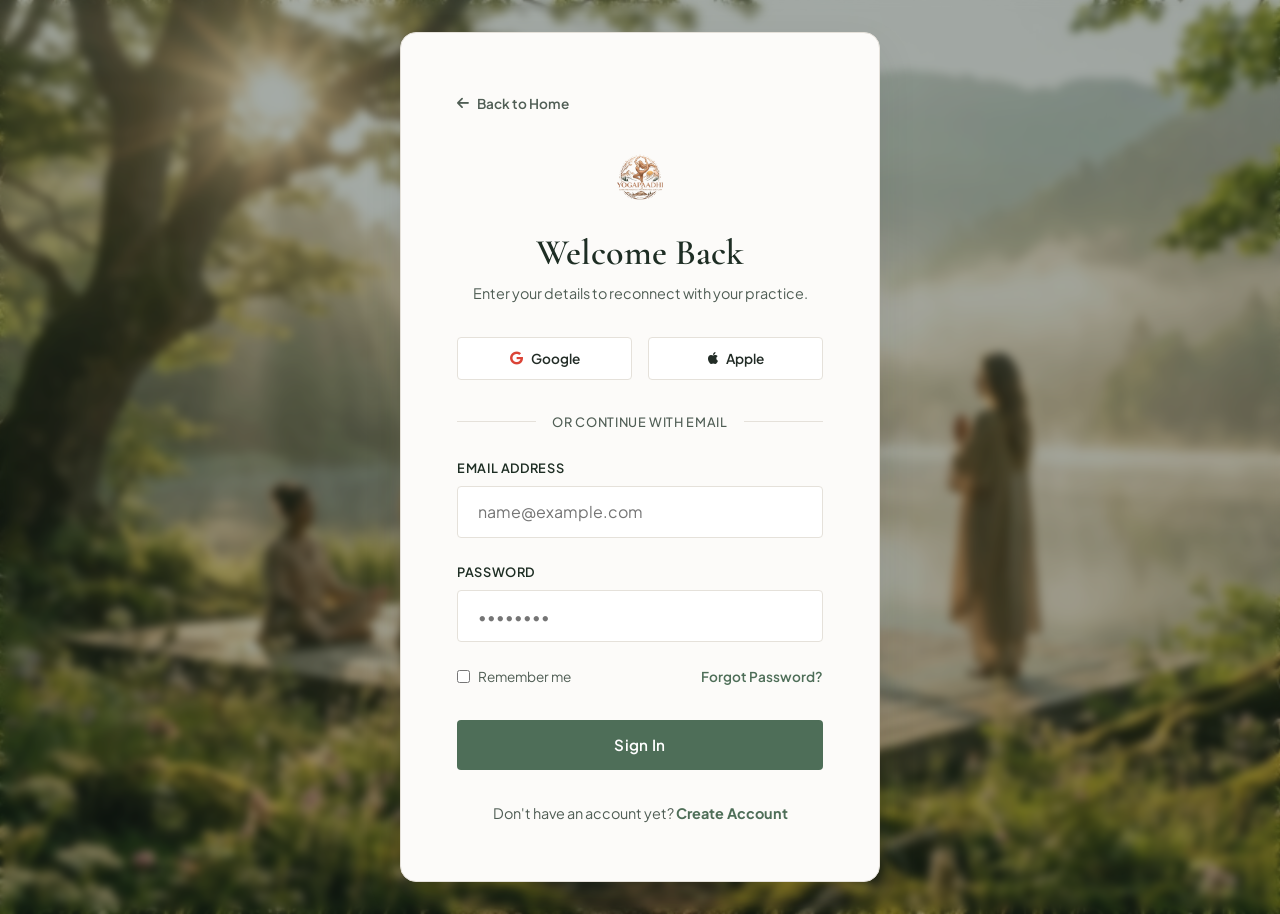
<file: login.html>
<!DOCTYPE html>
<html lang="en">
<head>
  <meta charset="UTF-8">
  <meta name="viewport" content="width=device-width, initial-scale=1.0">
  <title>Login | Yoga Paadhi Foundation</title>
  <meta name="description" content="Sign in to your Yoga Paadhi Foundation account to access live classes, meditation sessions, and personalized therapy plans.">
  <link rel="icon" type="image/png" href="data:image/svg+xml,<svg xmlns=%22http://www.w3.org/2000/svg%22 viewBox=%220 0 100 100%22><text y=%22.9em%22 font-size=%2290%22>🧘</text></svg>">
  <link rel="preconnect" href="https://fonts.googleapis.com">
  <link rel="preconnect" href="https://fonts.gstatic.com" crossorigin>
  <link href="https://fonts.googleapis.com/css2?family=Cormorant+Garamond:ital,wght@0,300;0,400;0,600;0,700;1,400&family=Plus+Jakarta+Sans:wght@300;400;500;600;700&display=swap" rel="stylesheet">
  <link rel="stylesheet" href="https://cdnjs.cloudflare.com/ajax/libs/font-awesome/6.4.0/css/all.min.css">
  <link rel="stylesheet" href="css/style.css">
</head>
<body class="auth-body" style="background-image: url('assets/hero-bg.jpg');">

  <div class="auth-card">
    <a href="index.html" class="back-home-link">
      <i class="fas fa-arrow-left"></i> Back to Home
    </a>
    
    <div class="auth-header">
      <a href="index.html" class="logo">
        <img src="assets/logo.png" alt="Yoga Paadhi Logo" class="logo-img" style="height: 60px;">
      </a>
      <h2>Welcome Back</h2>
      <p>Enter your details to reconnect with your practice.</p>
    </div>

    <div class="auth-social">
      <button class="btn-social" onclick="alert('Google Auth Simulation: Integration successful!')">
        <i class="fab fa-google" style="color: #DB4437;"></i> Google
      </button>
      <button class="btn-social" onclick="alert('Apple Auth Simulation: Integration successful!')">
        <i class="fab fa-apple"></i> Apple
      </button>
    </div>

    <div class="auth-divider">
      <span>or continue with email</span>
    </div>

    <form onsubmit="event.preventDefault(); alert('Login Simulation: Success! Redirecting to your sanctuary...'); window.location.href='index.html';">
      <div class="form-group">
        <label for="loginEmail">Email Address</label>
        <input type="email" id="loginEmail" required placeholder="name@example.com">
      </div>
      
      <div class="form-group">
        <label for="loginPassword">Password</label>
        <input type="password" id="loginPassword" required placeholder="••••••••">
      </div>

      <div class="form-options">
        <label class="checkbox-label">
          <input type="checkbox" id="rememberMe"> Remember me
        </label>
        <a href="#" onclick="alert('Reset Password simulation: Check your email for resetting instructions.')">Forgot Password?</a>
      </div>

      <button type="submit" class="btn btn-primary btn-block">Sign In</button>
    </form>

    <div class="auth-footer">
      <p>Don't have an account yet? <a href="signup.html">Create Account</a></p>
    </div>
  </div>

</body>
</html>
</file>
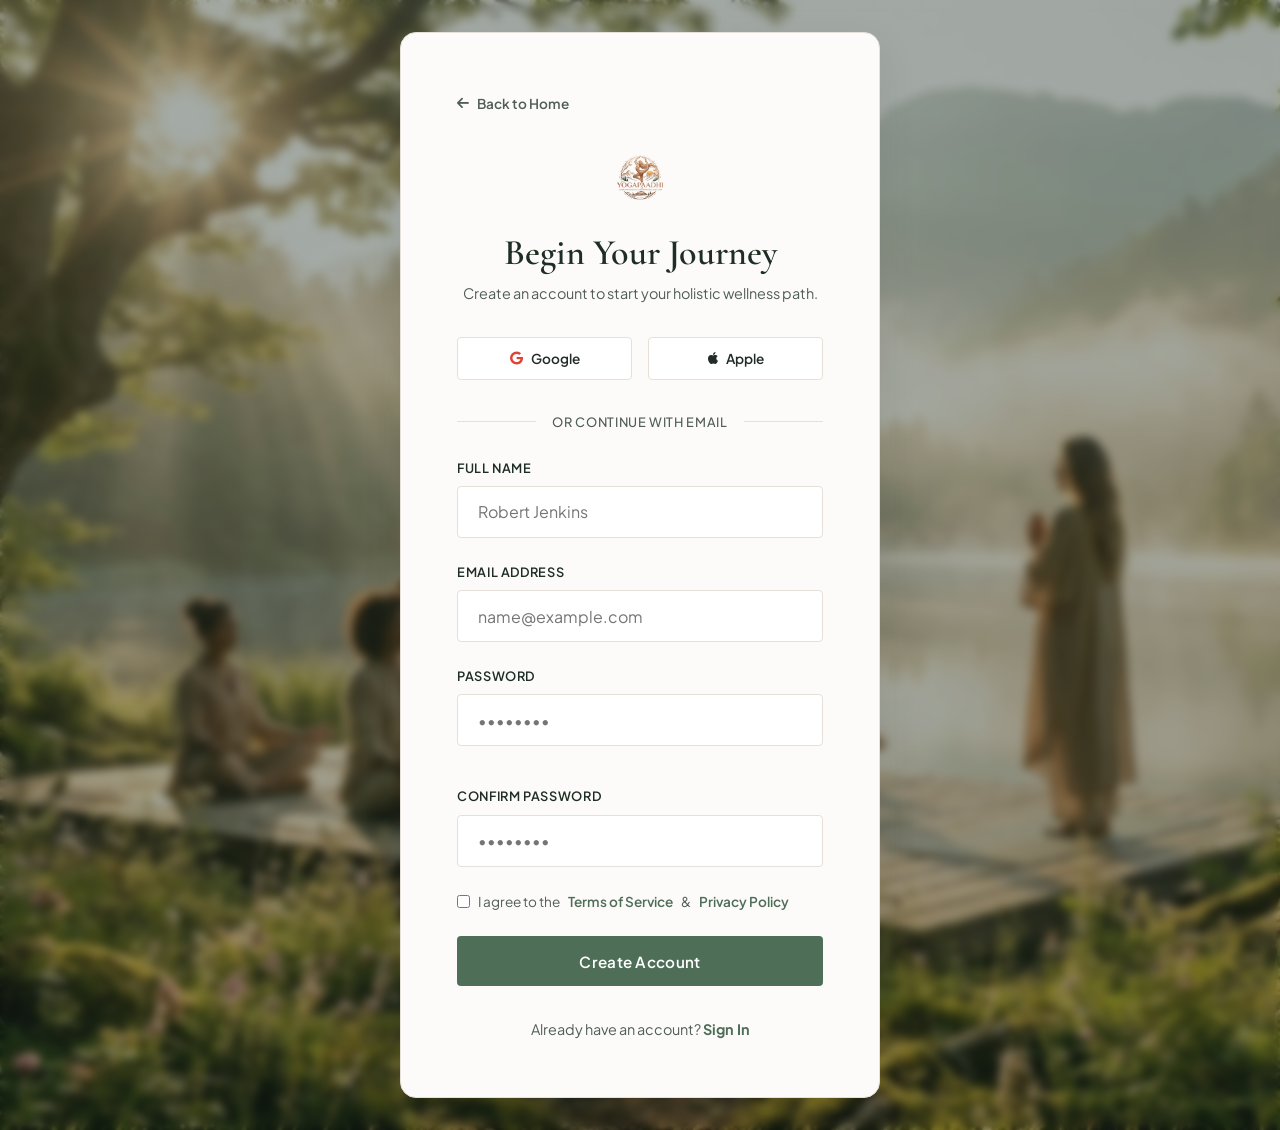
<file: signup.html>
<!DOCTYPE html>
<html lang="en">
<head>
  <meta charset="UTF-8">
  <meta name="viewport" content="width=device-width, initial-scale=1.0">
  <title>Sign Up | Yoga Paadhi Foundation</title>
  <meta name="description" content="Create your Yoga Paadhi Foundation account to register for classes, buy memberships, and start your holistic wellness journey.">
  <link rel="icon" type="image/png" href="data:image/svg+xml,<svg xmlns=%22http://www.w3.org/2000/svg%22 viewBox=%220 0 100 100%22><text y=%22.9em%22 font-size=%2290%22>🧘</text></svg>">
  <link rel="preconnect" href="https://fonts.googleapis.com">
  <link rel="preconnect" href="https://fonts.gstatic.com" crossorigin>
  <link href="https://fonts.googleapis.com/css2?family=Cormorant+Garamond:ital,wght@0,300;0,400;0,600;0,700;1,400&family=Plus+Jakarta+Sans:wght@300;400;500;600;700&display=swap" rel="stylesheet">
  <link rel="stylesheet" href="https://cdnjs.cloudflare.com/ajax/libs/font-awesome/6.4.0/css/all.min.css">
  <link rel="stylesheet" href="css/style.css">
</head>
<body class="auth-body" style="background-image: url('assets/hero-bg.jpg');">

  <div class="auth-card">
    <a href="index.html" class="back-home-link">
      <i class="fas fa-arrow-left"></i> Back to Home
    </a>
    
    <div class="auth-header">
      <a href="index.html" class="logo">
        <img src="assets/logo.png" alt="Yoga Paadhi Logo" class="logo-img" style="height: 60px;">
      </a>
      <h2>Begin Your Journey</h2>
      <p>Create an account to start your holistic wellness path.</p>
    </div>

    <div class="auth-social">
      <button class="btn-social" onclick="alert('Google Sign Up Simulation: Integration successful!')">
        <i class="fab fa-google" style="color: #DB4437;"></i> Google
      </button>
      <button class="btn-social" onclick="alert('Apple Sign Up Simulation: Integration successful!')">
        <i class="fab fa-apple"></i> Apple
      </button>
    </div>

    <div class="auth-divider">
      <span>or continue with email</span>
    </div>

    <form onsubmit="event.preventDefault(); if (document.getElementById('signupPassword').value !== document.getElementById('signupConfirm').value) { alert('Passwords do not match.'); return; } alert('Registration Simulation: Account created successfully! Welcome to your sanctuary.'); window.location.href='index.html';">
      <div class="form-group">
        <label for="signupName">Full Name</label>
        <input type="text" id="signupName" required placeholder="Robert Jenkins">
      </div>

      <div class="form-group">
        <label for="signupEmail">Email Address</label>
        <input type="email" id="signupEmail" required placeholder="name@example.com">
      </div>
      
      <div class="form-group grid grid-2" style="gap: 1rem; margin-bottom: 0;">
        <div class="form-group">
          <label for="signupPassword">Password</label>
          <input type="password" id="signupPassword" required placeholder="••••••••">
        </div>
        <div class="form-group">
          <label for="signupConfirm">Confirm Password</label>
          <input type="password" id="signupConfirm" required placeholder="••••••••">
        </div>
      </div>

      <div class="form-options" style="margin-bottom: 1.5rem;">
        <label class="checkbox-label" style="text-align: left;">
          <input type="checkbox" id="termsCheck" required> I agree to the <a href="#">Terms of Service</a> &amp; <a href="#">Privacy Policy</a>
        </label>
      </div>

      <button type="submit" class="btn btn-primary btn-block">Create Account</button>
    </form>

    <div class="auth-footer">
      <p>Already have an account? <a href="login.html">Sign In</a></p>
    </div>
  </div>

</body>
</html>
</file>
<file: css/style.css>
/* ==========================================================================
   Design System Tokens & Resets
   ========================================================================== */
:root {
  /* Colors */
  --color-primary: #1E2E24;      /* Deep Forest Green */
  --color-secondary: #4E6E58;    /* Sage Green */
  --color-secondary-light: #6F8A77;
  --color-accent: #C5A880;       /* Warm Gold */
  --color-accent-dark: #A58860;
  --color-bg-base: #FAF8F5;      /* Calming Warm Alabaster */
  --color-bg-card: #FCFBF9;      /* Cream */
  --color-bg-white: #FFFFFF;
  --color-text-main: #222C26;    /* Dark Charcoal */
  --color-text-muted: #505E55;   /* Muted Green-Gray */
  --color-border: #E5E1DA;       /* Light Tan */
  --color-success: #3E6B4E;      /* Emerald */
  --color-success-bg: #E8F0EA;
  --color-warning: #B38600;
  --color-warning-bg: #FFF9E6;

  /* Typography */
  --font-serif: 'Cormorant Garamond', Georgia, serif;
  --font-sans: 'Plus Jakarta Sans', system-ui, -apple-system, sans-serif;

  /* Shadows */
  --shadow-sm: 0 2px 8px rgba(30, 46, 36, 0.04);
  --shadow-md: 0 8px 24px rgba(30, 46, 36, 0.06);
  --shadow-lg: 0 16px 40px rgba(30, 46, 36, 0.09);
  --shadow-gold: 0 8px 24px rgba(197, 168, 128, 0.2);

  /* Transitions */
  --transition-fast: 0.2s cubic-bezier(0.4, 0, 0.2, 1);
  --transition-normal: 0.3s cubic-bezier(0.4, 0, 0.2, 1);
  --transition-slow: 0.5s cubic-bezier(0.4, 0, 0.2, 1);

  /* Layout */
  --container-width: 1200px;
  --border-radius-sm: 4px;
  --border-radius-md: 8px;
  --border-radius-lg: 16px;
}

* {
  box-sizing: border-box;
  margin: 0;
  padding: 0;
}

html {
  scroll-behavior: smooth;
  font-size: 16px;
  -webkit-font-smoothing: antialiased;
}

body {
  background-color: var(--color-bg-base);
  color: var(--color-text-main);
  font-family: var(--font-sans);
  line-height: 1.6;
  overflow-x: hidden;
}

img {
  max-width: 100%;
  height: auto;
  display: block;
}

a {
  color: inherit;
  text-decoration: none;
  transition: color var(--transition-fast);
}

button, input, select, textarea {
  font-family: inherit;
  font-size: inherit;
}

/* ==========================================================================
   Typography & Base Layout
   ========================================================================== */
h1, h2, h3, h4 {
  font-family: var(--font-serif);
  font-weight: 600;
  color: var(--color-primary);
  line-height: 1.2;
}

h1 {
  font-size: 3.5rem;
}

h2 {
  font-size: 2.75rem;
}

h3 {
  font-size: 2rem;
}

h4 {
  font-size: 1.5rem;
}

p {
  color: var(--color-text-muted);
}

.container {
  max-width: var(--container-width);
  margin: 0 auto;
  padding: 0 2rem;
  width: 100%;
}

.grid {
  display: grid;
  gap: 2rem;
}

.grid-2 { grid-template-columns: repeat(2, 1fr); }
.grid-3 { grid-template-columns: repeat(3, 1fr); }
.grid-4 { grid-template-columns: repeat(4, 1fr); }

.align-items-center { align-items: center; }
.text-center { text-align: center; }

section {
  padding: 8rem 0;
  position: relative;
}

/* Section Header */
.section-badge {
  display: inline-block;
  font-family: var(--font-sans);
  font-size: 0.85rem;
  font-weight: 600;
  text-transform: uppercase;
  letter-spacing: 0.15em;
  color: var(--color-accent);
  margin-bottom: 1rem;
}

.section-title {
  margin-bottom: 1.5rem;
  position: relative;
}

.section-subtitle {
  max-width: 600px;
  margin: 0 auto 4rem;
  font-size: 1.1rem;
}

/* Buttons */
.btn {
  display: inline-flex;
  align-items: center;
  justify-content: center;
  padding: 0.9rem 2rem;
  font-family: var(--font-sans);
  font-size: 0.95rem;
  font-weight: 600;
  border-radius: var(--border-radius-sm);
  border: 1px solid transparent;
  cursor: pointer;
  transition: all var(--transition-normal);
  letter-spacing: 0.02em;
}

.btn-primary {
  background-color: var(--color-secondary);
  color: var(--color-bg-white);
}

.btn-primary:hover {
  background-color: var(--color-primary);
  transform: translateY(-2px);
  box-shadow: var(--shadow-md);
}

.btn-outline {
  background-color: transparent;
  border-color: var(--color-accent);
  color: var(--color-primary);
}

.btn-outline:hover {
  background-color: var(--color-accent);
  color: var(--color-primary);
  transform: translateY(-2px);
}

.btn-text {
  background-color: transparent;
  color: var(--color-secondary);
  padding: 0.5rem 1rem;
  font-size: 1rem;
}

.btn-text i {
  margin-left: 0.5rem;
  transition: transform var(--transition-fast);
}

.btn-text:hover i {
  transform: translateX(5px);
}

.btn-block {
  display: flex;
  width: 100%;
}

.btn-sm {
  padding: 0.5rem 1.2rem;
  font-size: 0.85rem;
}

/* ==========================================================================
   Navigation Bar
   ========================================================================== */
.navbar {
  position: fixed;
  top: 0;
  left: 0;
  width: 100%;
  z-index: 1000;
  background-color: rgba(250, 248, 245, 0.85);
  backdrop-filter: blur(15px);
  border-bottom: 1px solid rgba(229, 225, 218, 0.3);
  transition: all var(--transition-normal);
  padding: 1.25rem 0;
}

.navbar.scrolled {
  padding: 0.75rem 0;
  background-color: var(--color-bg-base);
  box-shadow: var(--shadow-sm);
}

.nav-container {
  display: flex;
  justify-content: space-between;
  align-items: center;
  max-width: var(--container-width);
  margin: 0 auto;
  padding: 0 2rem;
  width: 100%;
}

.logo {
  display: flex;
  align-items: center;
  gap: 0.5rem;
  font-family: var(--font-serif);
  font-size: 1.75rem;
  font-weight: 700;
  color: var(--color-primary);
}

.logo-img {
  height: 54px;
  width: auto;
  object-fit: contain;
  transition: height var(--transition-normal);
}

.scrolled .logo-img {
  height: 44px;
}

.nav-links {
  display: flex;
  gap: 2.5rem;
  align-items: center;
}

.nav-link {
  font-family: var(--font-sans);
  font-size: 0.95rem;
  font-weight: 500;
  color: var(--color-text-main);
  position: relative;
  padding: 0.5rem 0;
}

.nav-link::after {
  content: '';
  position: absolute;
  bottom: 0;
  left: 0;
  width: 0;
  height: 2px;
  background-color: var(--color-accent);
  transition: width var(--transition-normal);
}

.nav-link:hover::after,
.nav-link.active::after {
  width: 100%;
}

.nav-link:hover,
.nav-link.active {
  color: var(--color-primary);
}

.nav-actions {
  display: flex;
  align-items: center;
  gap: 1.5rem;
}

.hamburger-menu {
  display: none;
  background: none;
  border: none;
  cursor: pointer;
  flex-direction: column;
  gap: 6px;
  width: 30px;
  z-index: 1001;
}

.hamburger-menu span {
  display: block;
  width: 100%;
  height: 2px;
  background-color: var(--color-primary);
  transition: all var(--transition-normal);
}

/* ==========================================================================
   Hero Section
   ========================================================================== */
.hero {
  height: 95vh;
  min-height: 650px;
  background-size: cover;
  background-position: center;
  background-repeat: no-repeat;
  display: flex;
  align-items: center;
  position: relative;
  padding: 0;
}

.hero-container {
  display: flex;
  align-items: center;
  height: 100%;
}

.hero-content {
  max-width: 700px;
  color: var(--color-bg-white);
  z-index: 2;
  margin-top: 4rem;
}

.hero-badge {
  display: inline-block;
  background-color: rgba(197, 168, 128, 0.2);
  border: 1px solid var(--color-accent);
  backdrop-filter: blur(5px);
  color: var(--color-accent);
  padding: 0.5rem 1.25rem;
  border-radius: 50px;
  font-size: 0.85rem;
  font-weight: 600;
  letter-spacing: 0.05em;
  margin-bottom: 2rem;
  text-transform: uppercase;
}

.hero-title {
  font-size: 4rem;
  color: var(--color-bg-white);
  margin-bottom: 1.5rem;
  font-weight: 400;
}

.hero-title em {
  font-family: var(--font-serif);
  font-style: italic;
  color: var(--color-accent);
}

.hero-subtitle {
  font-size: 1.25rem;
  color: rgba(255, 255, 255, 0.9);
  margin-bottom: 3rem;
  max-width: 600px;
  font-weight: 300;
}

.hero-ctas {
  display: flex;
  gap: 1.5rem;
  align-items: center;
}

.hero-ctas .btn-outline {
  color: var(--color-bg-white);
  border-color: rgba(255, 255, 255, 0.5);
}

.hero-ctas .btn-outline:hover {
  background-color: var(--color-bg-white);
  color: var(--color-primary);
  border-color: var(--color-bg-white);
}

.hero-ctas .btn-text {
  color: var(--color-accent);
  font-weight: 600;
}

.hero-wave {
  position: absolute;
  bottom: -1px;
  left: 0;
  width: 100%;
  overflow: hidden;
  line-height: 0;
  z-index: 3;
}

.hero-wave svg {
  position: relative;
  display: block;
  width: calc(100% + 1.3px);
  height: 50px;
}

.hero-wave .shape-fill {
  fill: var(--color-bg-base);
}

/* ==========================================================================
   About Section
   ========================================================================== */
.about {
  background-color: var(--color-bg-base);
}

.about-content {
  display: flex;
  flex-direction: column;
  justify-content: center;
}

.about-text {
  font-size: 1.05rem;
  margin-bottom: 1.5rem;
}

.about-features {
  margin: 2rem 0;
  display: flex;
  flex-direction: column;
  gap: 1.5rem;
}

.about-feature-item {
  display: flex;
  gap: 1.25rem;
  align-items: flex-start;
}

.about-icon-wrapper {
  background-color: var(--color-bg-card);
  border: 1px solid var(--color-border);
  color: var(--color-accent);
  width: 48px;
  height: 48px;
  border-radius: 50%;
  display: flex;
  align-items: center;
  justify-content: center;
  font-size: 1.25rem;
  flex-shrink: 0;
}

.about-feature-item h4 {
  font-size: 1.15rem;
  margin-bottom: 0.25rem;
}

.about-feature-item p {
  font-size: 0.95rem;
}

.stats-grid {
  display: grid;
  grid-template-columns: repeat(3, 1fr);
  gap: 1rem;
  margin-top: 1.5rem;
}

.stat-card {
  background-color: var(--color-bg-white);
  border: 1px solid var(--color-border);
  padding: 1.5rem 1rem;
  border-radius: var(--border-radius-md);
  text-align: center;
}

.stat-number {
  display: block;
  font-family: var(--font-serif);
  font-size: 2.25rem;
  font-weight: 700;
  color: var(--color-secondary);
  line-height: 1;
  margin-bottom: 0.25rem;
}

.stat-label {
  font-size: 0.8rem;
  text-transform: uppercase;
  letter-spacing: 0.05em;
  color: var(--color-text-muted);
}

/* Image Mosaic Grid */
.about-media {
  position: relative;
  padding: 2rem;
}

.image-mosaic {
  position: relative;
  display: grid;
  grid-template-columns: repeat(12, 1fr);
  grid-template-rows: repeat(12, 1fr);
  height: 520px;
}

.mosaic-item {
  border-radius: var(--border-radius-md);
  overflow: hidden;
  box-shadow: var(--shadow-md);
  transition: transform var(--transition-normal);
}

.mosaic-item img {
  width: 100%;
  height: 100%;
  object-fit: cover;
}

.mosaic-item:hover {
  transform: scale(1.02);
  z-index: 5;
}

.main-img {
  grid-column: 1 / 9;
  grid-row: 1 / 10;
}

.sub-img-1 {
  grid-column: 7 / 13;
  grid-row: 7 / 13;
  border: 4px solid var(--color-bg-base);
}

.sub-img-2 {
  grid-column: 9 / 13;
  grid-row: 1 / 6;
  border: 4px solid var(--color-bg-base);
}

.mosaic-badge {
  position: absolute;
  bottom: 12%;
  left: -5%;
  background-color: var(--color-primary);
  color: var(--color-bg-white);
  padding: 1rem 1.5rem;
  border-radius: var(--border-radius-md);
  box-shadow: var(--shadow-lg);
  display: flex;
  align-items: center;
  gap: 0.75rem;
  z-index: 6;
}

.mosaic-badge i {
  color: var(--color-accent);
  font-size: 1.25rem;
}

.mosaic-badge span {
  font-size: 0.85rem;
  font-weight: 600;
  text-transform: uppercase;
  letter-spacing: 0.05em;
}

/* ==========================================================================
   Programs Section
   ========================================================================== */
.programs {
  background-color: var(--color-bg-white);
}

.program-filters {
  display: flex;
  justify-content: center;
  gap: 1rem;
  margin-bottom: 3.5rem;
  flex-wrap: wrap;
}

.filter-btn {
  background: none;
  border: 1px solid var(--color-border);
  color: var(--color-text-muted);
  padding: 0.6rem 1.5rem;
  border-radius: 50px;
  cursor: pointer;
  font-weight: 500;
  font-size: 0.9rem;
  transition: all var(--transition-normal);
}

.filter-btn:hover,
.filter-btn.active {
  background-color: var(--color-secondary);
  color: var(--color-bg-white);
  border-color: var(--color-secondary);
}

.program-grid {
  transition: opacity var(--transition-normal);
}

.program-card {
  background-color: var(--color-bg-card);
  border: 1px solid var(--color-border);
  border-radius: var(--border-radius-lg);
  padding: 2.5rem;
  transition: all var(--transition-normal);
  display: flex;
  flex-direction: column;
  position: relative;
}

.program-card:hover {
  transform: translateY(-8px);
  box-shadow: var(--shadow-lg);
  border-color: var(--color-accent);
}

.program-icon-box {
  width: 60px;
  height: 60px;
  border-radius: 12px;
  background-color: rgba(197, 168, 128, 0.1);
  display: flex;
  align-items: center;
  justify-content: center;
  margin-bottom: 1.5rem;
}

.program-icon {
  font-size: 2rem;
}

.program-card h3 {
  font-size: 1.5rem;
  margin-bottom: 1rem;
}

.program-card p {
  font-size: 0.95rem;
  margin-bottom: 1.5rem;
  flex-grow: 1;
}

.program-bullets {
  list-style: none;
  margin-bottom: 2rem;
  display: flex;
  flex-direction: column;
  gap: 0.5rem;
}

.program-bullets li {
  font-size: 0.85rem;
  color: var(--color-text-muted);
  display: flex;
  align-items: center;
  gap: 0.5rem;
}

.program-bullets li i {
  color: var(--color-accent);
  font-size: 0.85rem;
}

.program-link {
  background: none;
  border: none;
  color: var(--color-secondary);
  font-family: var(--font-sans);
  font-weight: 600;
  display: inline-flex;
  align-items: center;
  gap: 0.5rem;
  cursor: pointer;
  padding: 0;
  width: fit-content;
}

.program-link i {
  transition: transform var(--transition-fast);
}

.program-link:hover {
  color: var(--color-primary);
}

.program-link:hover i {
  transform: translateX(4px);
}

/* ==========================================================================
   Founder Section
   ========================================================================== */
.founder {
  background-color: var(--color-bg-base);
}

.founder-media {
  display: flex;
  justify-content: center;
  align-items: center;
}

.founder-image-wrapper {
  position: relative;
  max-width: 420px;
  width: 100%;
}

.founder-image-wrapper::before {
  content: '';
  position: absolute;
  top: 20px;
  left: 20px;
  width: 100%;
  height: 100%;
  border: 2px solid var(--color-accent);
  border-radius: var(--border-radius-lg);
  z-index: 1;
}

.founder-img {
  width: 100%;
  border-radius: var(--border-radius-lg);
  position: relative;
  z-index: 2;
  box-shadow: var(--shadow-lg);
}

.founder-experience-badge {
  position: absolute;
  bottom: 30px;
  right: -20px;
  background-color: var(--color-primary);
  color: var(--color-bg-white);
  padding: 1rem 1.5rem;
  border-radius: var(--border-radius-md);
  box-shadow: var(--shadow-lg);
  z-index: 3;
  text-align: center;
}

.founder-experience-badge .exp-years {
  display: block;
  font-family: var(--font-serif);
  font-size: 1.75rem;
  font-weight: 700;
  color: var(--color-accent);
  line-height: 1;
}

.founder-experience-badge .exp-text {
  font-size: 0.75rem;
  text-transform: uppercase;
  letter-spacing: 0.05em;
}

.founder-content {
  padding-left: 2rem;
}

.founder-subtitle-text {
  font-family: var(--font-serif);
  font-style: italic;
  font-size: 1.25rem;
  color: var(--color-accent-dark);
  margin-bottom: 2rem;
}

.founder-quote {
  margin: 2.5rem 0;
  padding-left: 1.5rem;
  border-left: 3px solid var(--color-accent);
  position: relative;
}

.founder-quote .quote-icon {
  position: absolute;
  top: -15px;
  left: 15px;
  font-size: 3rem;
  color: rgba(197, 168, 128, 0.12);
  z-index: 1;
}

.founder-quote p {
  font-family: var(--font-serif);
  font-size: 1.35rem;
  font-style: italic;
  color: var(--color-primary);
  position: relative;
  z-index: 2;
}

.founder-details {
  display: flex;
  gap: 1rem;
  flex-wrap: wrap;
  margin-bottom: 2.5rem;
}

.detail-badge {
  background-color: var(--color-bg-white);
  border: 1px solid var(--color-border);
  padding: 0.5rem 1rem;
  border-radius: 50px;
  font-size: 0.85rem;
  font-weight: 600;
  color: var(--color-text-main);
  display: inline-flex;
  align-items: center;
  gap: 0.5rem;
}

.detail-badge i {
  color: var(--color-accent);
}

.founder-achievements h4 {
  font-size: 1.2rem;
  margin-bottom: 1rem;
}

.founder-achievements ul {
  list-style: none;
  display: flex;
  flex-direction: column;
  gap: 0.75rem;
}

.founder-achievements li {
  font-size: 0.95rem;
  color: var(--color-text-muted);
  display: flex;
  align-items: flex-start;
  gap: 0.75rem;
}

.founder-achievements li i {
  color: var(--color-secondary);
  margin-top: 0.25rem;
}

/* ==========================================================================
   Benefits Section
   ========================================================================== */
.benefits {
  background-color: var(--color-bg-white);
}

.benefits-grid {
  margin-top: 1rem;
}

.benefit-card {
  background-color: var(--color-bg-card);
  border: 1px solid var(--color-border);
  padding: 2.5rem 2rem;
  border-radius: var(--border-radius-md);
  transition: all var(--transition-normal);
  text-align: center;
}

.benefit-card:hover {
  border-color: var(--color-accent);
  box-shadow: var(--shadow-md);
  transform: translateY(-4px);
}

.benefit-icon {
  width: 54px;
  height: 54px;
  border-radius: 50%;
  background-color: rgba(197, 168, 128, 0.1);
  color: var(--color-accent-dark);
  display: flex;
  align-items: center;
  justify-content: center;
  font-size: 1.5rem;
  margin: 0 auto 1.5rem;
}

.benefit-card h3 {
  font-size: 1.25rem;
  margin-bottom: 1rem;
}

.benefit-card p {
  font-size: 0.9rem;
}

/* ==========================================================================
   Testimonials Section
   ========================================================================== */
.testimonials {
  background-color: var(--color-bg-base);
}

.testimonials-slider {
  overflow: hidden;
  position: relative;
  padding: 1rem 0;
}

.testimonials-container {
  display: flex;
  gap: 2rem;
  padding: 1rem;
  transition: transform var(--transition-slow);
}

.testimonial-card {
  background-color: var(--color-bg-white);
  border: 1px solid var(--color-border);
  border-radius: var(--border-radius-lg);
  padding: 3rem;
  flex: 0 0 calc(33.333% - 1.33rem);
  box-shadow: var(--shadow-sm);
  display: flex;
  flex-direction: column;
  justify-content: space-between;
}

.stars {
  color: var(--color-accent);
  margin-bottom: 1.5rem;
  font-size: 0.9rem;
}

.testimonial-text {
  font-family: var(--font-serif);
  font-size: 1.2rem;
  font-style: italic;
  color: var(--color-primary);
  margin-bottom: 2rem;
  line-height: 1.5;
}

.client-info {
  display: flex;
  align-items: center;
  gap: 1rem;
}

.client-img {
  width: 50px;
  height: 50px;
  border-radius: 50%;
  object-fit: cover;
  flex-shrink: 0;
}

.client-name {
  font-size: 1rem;
  color: var(--color-primary);
}

.client-role {
  font-size: 0.8rem;
  color: var(--color-text-muted);
}

/* ==========================================================================
   Online Booking & Calendar Schedule Section
   ========================================================================== */
.booking-schedule {
  background-color: var(--color-bg-white);
}

.schedule-steps {
  margin-bottom: 4rem;
}

.step-card {
  background-color: var(--color-bg-card);
  border: 1px solid var(--color-border);
  border-radius: var(--border-radius-md);
  padding: 2rem;
  text-align: center;
  position: relative;
}

.step-num {
  width: 36px;
  height: 36px;
  background-color: var(--color-accent);
  color: var(--color-primary);
  font-weight: 700;
  border-radius: 50%;
  display: flex;
  align-items: center;
  justify-content: center;
  margin: 0 auto 1.25rem;
  font-size: 1rem;
}

.step-card h3 {
  font-size: 1.25rem;
  margin-bottom: 0.75rem;
}

.step-card p {
  font-size: 0.9rem;
}

/* Calendar Container */
.calendar-wrapper {
  background-color: var(--color-bg-card);
  border: 1px solid var(--color-border);
  border-radius: var(--border-radius-lg);
  box-shadow: var(--shadow-md);
  overflow: hidden;
}

.calendar-header {
  background-color: var(--color-primary);
  color: var(--color-bg-white);
  padding: 2rem;
  display: flex;
  justify-content: space-between;
  align-items: center;
}

.calendar-month {
  font-family: var(--font-serif);
  font-size: 1.5rem;
  font-weight: 600;
  letter-spacing: 0.05em;
}

.calendar-tabs {
  display: flex;
  gap: 0.5rem;
}

.day-tab {
  background: rgba(255, 255, 255, 0.05);
  border: 1px solid rgba(255, 255, 255, 0.1);
  color: rgba(255, 255, 255, 0.7);
  padding: 0.75rem 1.25rem;
  border-radius: var(--border-radius-sm);
  cursor: pointer;
  display: flex;
  flex-direction: column;
  align-items: center;
  font-size: 0.8rem;
  font-weight: 500;
  min-width: 70px;
  transition: all var(--transition-normal);
}

.day-tab span {
  font-family: var(--font-serif);
  font-size: 1.2rem;
  font-weight: 700;
  margin-top: 0.25rem;
}

.day-tab:hover {
  background-color: rgba(255, 255, 255, 0.15);
  color: var(--color-bg-white);
}

.day-tab.active {
  background-color: var(--color-accent);
  border-color: var(--color-accent);
  color: var(--color-primary);
}

/* Schedule List */
.schedule-list {
  padding: 1.5rem 2rem;
}

.schedule-item {
  display: flex;
  align-items: center;
  justify-content: space-between;
  padding: 2rem 0;
  border-bottom: 1px solid var(--color-border);
}

.schedule-item:last-child {
  border-bottom: none;
}

.time-block {
  display: flex;
  flex-direction: column;
  min-width: 120px;
}

.start-time {
  font-family: var(--font-serif);
  font-size: 1.5rem;
  font-weight: 700;
  color: var(--color-primary);
  line-height: 1;
}

.duration {
  font-size: 0.85rem;
  color: var(--color-text-muted);
  margin-top: 0.25rem;
}

.session-info {
  flex-grow: 1;
  padding: 0 3rem;
}

.session-info h4 {
  font-size: 1.25rem;
  margin-bottom: 0.5rem;
}

.session-info p {
  font-size: 0.9rem;
  margin-bottom: 0.5rem;
}

.slots-indicator {
  display: inline-flex;
  align-items: center;
  gap: 0.4rem;
  font-size: 0.8rem;
  font-weight: 600;
  color: var(--color-warning);
}

.slots-indicator.green {
  color: var(--color-success);
}

.instructor-block {
  display: flex;
  flex-direction: column;
  min-width: 120px;
}

.instructor-title {
  font-size: 0.75rem;
  text-transform: uppercase;
  color: var(--color-text-muted);
}

.instructor-name {
  font-weight: 600;
  font-size: 1rem;
  color: var(--color-primary);
}

/* ==========================================================================
   Memberships Section
   ========================================================================== */
.memberships-section {
  background-color: var(--color-bg-base);
}

/* Pricing Toggle */
.toggle-container {
  display: flex;
  justify-content: center;
  align-items: center;
  gap: 1rem;
  margin-bottom: 4rem;
  font-weight: 600;
  color: var(--color-primary);
}

.switch {
  position: relative;
  display: inline-block;
  width: 56px;
  height: 28px;
}

.switch input {
  opacity: 0;
  width: 0;
  height: 0;
}

.slider {
  position: absolute;
  cursor: pointer;
  top: 0;
  left: 0;
  right: 0;
  bottom: 0;
  background-color: var(--color-border);
  transition: .4s;
}

.slider:before {
  position: absolute;
  content: "";
  height: 20px;
  width: 20px;
  left: 4px;
  bottom: 4px;
  background-color: var(--color-bg-white);
  transition: .4s;
}

input:checked + .slider {
  background-color: var(--color-secondary);
}

input:checked + .slider:before {
  transform: translateX(28px);
}

.slider.round {
  border-radius: 34px;
}

.slider.round:before {
  border-radius: 50%;
}

.discount-label {
  background-color: rgba(197, 168, 128, 0.15);
  color: var(--color-accent-dark);
  font-size: 0.75rem;
  padding: 0.25rem 0.5rem;
  border-radius: 4px;
  margin-left: 0.25rem;
}

/* Pricing Cards */
.pricing-grid {
  align-items: stretch;
}

.price-card {
  background-color: var(--color-bg-white);
  border: 1px solid var(--color-border);
  border-radius: var(--border-radius-lg);
  padding: 3rem 2.5rem;
  display: flex;
  flex-direction: column;
  justify-content: space-between;
  position: relative;
  transition: all var(--transition-normal);
}

.price-card:hover {
  transform: translateY(-8px);
  box-shadow: var(--shadow-lg);
}

.price-card.popular {
  border: 2px solid var(--color-accent);
  box-shadow: var(--shadow-md);
  background-color: var(--color-bg-white);
  transform: scale(1.03);
}

.price-card.popular:hover {
  transform: scale(1.03) translateY(-8px);
  box-shadow: var(--shadow-lg);
}

.popular-badge {
  position: absolute;
  top: -15px;
  left: 50%;
  transform: translateX(-50%);
  background-color: var(--color-accent);
  color: var(--color-primary);
  font-size: 0.75rem;
  font-weight: 700;
  text-transform: uppercase;
  letter-spacing: 0.1em;
  padding: 0.5rem 1.5rem;
  border-radius: 50px;
  box-shadow: var(--shadow-sm);
}

.price-header h3 {
  font-size: 1.75rem;
  margin-bottom: 0.5rem;
}

.price-header p {
  font-size: 0.85rem;
  margin-bottom: 2rem;
}

.price-amount {
  margin-bottom: 2rem;
  display: flex;
  align-items: baseline;
}

.currency {
  font-size: 1.5rem;
  font-weight: 600;
  color: var(--color-primary);
  align-self: flex-start;
  margin-right: 0.1rem;
}

.amount {
  font-family: var(--font-serif);
  font-size: 3.5rem;
  font-weight: 700;
  color: var(--color-primary);
  line-height: 1;
}

.duration {
  font-size: 0.95rem;
  color: var(--color-text-muted);
}

.price-features {
  margin-bottom: 3rem;
  flex-grow: 1;
}

.price-features ul {
  list-style: none;
  display: flex;
  flex-direction: column;
  gap: 1rem;
}

.price-features li {
  font-size: 0.9rem;
  display: flex;
  align-items: flex-start;
  gap: 0.75rem;
}

.price-features li i {
  color: var(--color-secondary);
  margin-top: 0.25rem;
}

.price-features li.disabled {
  color: var(--color-border);
}

.price-features li.disabled i {
  color: var(--color-border);
}

/* ==========================================================================
   Gallery Section
   ========================================================================== */
.gallery-section {
  background-color: var(--color-bg-white);
}

.gallery-grid {
  display: grid;
  grid-template-columns: repeat(4, 1fr);
  gap: 1.5rem;
}

.gallery-item {
  position: relative;
  aspect-ratio: 1;
  border-radius: var(--border-radius-md);
  overflow: hidden;
  box-shadow: var(--shadow-sm);
  cursor: pointer;
}

.gallery-item img {
  width: 100%;
  height: 100%;
  object-fit: cover;
  transition: transform var(--transition-slow);
}

.gallery-overlay {
  position: absolute;
  top: 0;
  left: 0;
  width: 100%;
  height: 100%;
  background-image: linear-gradient(rgba(30, 46, 36, 0.1), rgba(30, 46, 36, 0.85));
  display: flex;
  flex-direction: column;
  justify-content: flex-end;
  padding: 1.5rem;
  opacity: 0;
  transition: opacity var(--transition-normal);
}

.gallery-title {
  color: var(--color-bg-white);
  font-family: var(--font-serif);
  font-size: 1.25rem;
  font-weight: 600;
  transform: translateY(10px);
  transition: transform var(--transition-normal);
}

.gallery-action {
  color: var(--color-accent);
  font-size: 0.8rem;
  font-weight: 600;
  text-transform: uppercase;
  letter-spacing: 0.05em;
  margin-top: 0.25rem;
  display: flex;
  align-items: center;
  gap: 0.4rem;
  transform: translateY(10px);
  transition: transform var(--transition-normal) 0.05s;
}

.gallery-item:hover img {
  transform: scale(1.08);
}

.gallery-item:hover .gallery-overlay {
  opacity: 1;
}

.gallery-item:hover .gallery-title,
.gallery-item:hover .gallery-action {
  transform: translateY(0);
}

/* ==========================================================================
   Blog Section
   ========================================================================== */
.blog-section {
  background-color: var(--color-bg-base);
}

.blog-card {
  background-color: var(--color-bg-white);
  border: 1px solid var(--color-border);
  border-radius: var(--border-radius-lg);
  overflow: hidden;
  box-shadow: var(--shadow-sm);
  display: flex;
  flex-direction: column;
  transition: all var(--transition-normal);
}

.blog-card:hover {
  transform: translateY(-6px);
  box-shadow: var(--shadow-md);
}

.blog-image {
  position: relative;
  height: 220px;
  overflow: hidden;
}

.blog-image img {
  width: 100%;
  height: 100%;
  object-fit: cover;
  transition: transform var(--transition-slow);
}

.blog-card:hover .blog-image img {
  transform: scale(1.05);
}

.blog-tag {
  position: absolute;
  top: 1.25rem;
  left: 1.25rem;
  background-color: var(--color-bg-white);
  color: var(--color-primary);
  padding: 0.35rem 1rem;
  border-radius: 50px;
  font-size: 0.75rem;
  font-weight: 700;
  text-transform: uppercase;
  letter-spacing: 0.05em;
  box-shadow: var(--shadow-sm);
}

.blog-content {
  padding: 2rem;
  display: flex;
  flex-direction: column;
  flex-grow: 1;
}

.blog-date {
  font-size: 0.8rem;
  color: var(--color-text-muted);
  text-transform: uppercase;
  letter-spacing: 0.05em;
  margin-bottom: 0.75rem;
}

.blog-content h3 {
  font-size: 1.35rem;
  margin-bottom: 1rem;
  line-height: 1.3;
}

.blog-content p {
  font-size: 0.9rem;
  margin-bottom: 1.5rem;
  flex-grow: 1;
}

/* ==========================================================================
   Events & Retreats Section
   ========================================================================== */
.events-section {
  background-color: var(--color-bg-white);
}

.events-box {
  background-color: var(--color-bg-base);
  border: 1px solid var(--color-border);
  border-radius: var(--border-radius-lg);
  padding: 4.5rem;
  box-shadow: var(--shadow-sm);
}

.event-item-list {
  display: flex;
  flex-direction: column;
  gap: 2rem;
  margin-top: 2.5rem;
}

.event-line {
  display: flex;
  gap: 1.5rem;
  align-items: flex-start;
}

.event-date {
  background-color: var(--color-primary);
  color: var(--color-bg-white);
  border-radius: var(--border-radius-md);
  padding: 0.75rem 1rem;
  display: flex;
  flex-direction: column;
  align-items: center;
  min-width: 60px;
  text-align: center;
}

.event-date .day {
  font-family: var(--font-serif);
  font-size: 1.5rem;
  font-weight: 700;
  line-height: 1;
}

.event-date .month {
  font-size: 0.7rem;
  text-transform: uppercase;
  letter-spacing: 0.05em;
  margin-top: 0.15rem;
}

.event-desc h4 {
  font-size: 1.15rem;
  margin-bottom: 0.25rem;
}

.event-desc p {
  font-size: 0.9rem;
}

.event-cta-box {
  background-color: var(--color-bg-white);
  border: 1px solid var(--color-border);
  padding: 3rem;
  border-radius: var(--border-radius-lg);
  box-shadow: var(--shadow-md);
  display: flex;
  flex-direction: column;
  gap: 1.5rem;
}

.event-cta-box h3 {
  font-size: 1.5rem;
}

.event-cta-box p {
  font-size: 0.9rem;
  margin-bottom: 0.5rem;
}

/* ==========================================================================
   Donations Section
   ========================================================================== */
.donations-section {
  background-color: var(--color-bg-base);
}

.donation-card {
  background-color: var(--color-bg-white);
  border: 1px solid var(--color-border);
  border-radius: var(--border-radius-lg);
  padding: 4.5rem;
  box-shadow: var(--shadow-sm);
}

.donation-stats {
  display: flex;
  gap: 3rem;
  margin-top: 2rem;
}

.donation-stats strong {
  display: block;
  font-family: var(--font-serif);
  font-size: 2.25rem;
  font-weight: 700;
  color: var(--color-secondary);
  line-height: 1;
  margin-bottom: 0.25rem;
}

.donation-stats span {
  font-size: 0.85rem;
  color: var(--color-text-muted);
}

.donation-form-wrapper {
  background-color: var(--color-bg-card);
  border: 1px solid var(--color-border);
  border-radius: var(--border-radius-lg);
  padding: 3rem;
  box-shadow: var(--shadow-md);
}

.donation-form-wrapper h3 {
  font-size: 1.5rem;
  margin-bottom: 0.5rem;
}

.donation-form-wrapper p {
  font-size: 0.90rem;
  margin-bottom: 2rem;
}

.donation-presets {
  display: grid;
  grid-template-columns: repeat(4, 1fr);
  gap: 0.75rem;
  margin-bottom: 1.5rem;
}

.preset-btn {
  background-color: var(--color-bg-white);
  border: 1px solid var(--color-border);
  color: var(--color-text-main);
  padding: 0.75rem 0;
  font-weight: 600;
  cursor: pointer;
  border-radius: var(--border-radius-sm);
  transition: all var(--transition-normal);
}

.preset-btn:hover,
.preset-btn.active {
  background-color: var(--color-secondary);
  color: var(--color-bg-white);
  border-color: var(--color-secondary);
}

.donation-custom {
  position: relative;
  margin-bottom: 2rem;
}

.currency-symbol {
  position: absolute;
  top: 50%;
  left: 1.25rem;
  transform: translateY(-50%);
  font-weight: 600;
  color: var(--color-text-muted);
}

.donation-custom input {
  width: 100%;
  padding: 0.9rem 1rem 0.9rem 2.25rem;
  border: 1px solid var(--color-border);
  border-radius: var(--border-radius-sm);
  outline: none;
  background-color: var(--color-bg-white);
  font-weight: 600;
  transition: border var(--transition-fast);
}

.donation-custom input:focus {
  border-color: var(--color-accent);
}

.donation-disclaimer {
  margin-top: 1rem;
  font-size: 0.75rem;
  text-align: center;
  color: var(--color-text-muted);
}

/* ==========================================================================
   Contact Section
   ========================================================================== */
.contact-section {
  background-color: var(--color-bg-white);
}

.contact-info {
  padding-right: 2rem;
}

.contact-methods {
  display: flex;
  flex-direction: column;
  gap: 1.75rem;
  margin: 2.5rem 0;
}

.contact-item {
  display: flex;
  gap: 1.25rem;
}

.contact-icon {
  color: var(--color-accent);
  font-size: 1.25rem;
  margin-top: 0.25rem;
}

.contact-item h4 {
  font-size: 1.1rem;
  margin-bottom: 0.25rem;
}

.contact-item p {
  font-size: 0.95rem;
}

.whatsapp-box {
  margin-bottom: 2rem;
}

.whatsapp-btn {
  display: inline-flex;
  align-items: center;
  gap: 0.75rem;
  background-color: #25D366;
  color: var(--color-bg-white);
  font-weight: 600;
  padding: 0.9rem 1.75rem;
  border-radius: var(--border-radius-sm);
  box-shadow: 0 4px 12px rgba(37, 211, 102, 0.25);
  transition: transform var(--transition-fast), background-color var(--transition-fast);
}

.whatsapp-btn:hover {
  background-color: #20BA5A;
  transform: translateY(-2px);
}

.map-container {
  border-radius: var(--border-radius-lg);
  overflow: hidden;
  border: 1px solid var(--color-border);
  box-shadow: var(--shadow-sm);
}

.map-container iframe {
  filter: grayscale(10%) contrast(102%) brightness(98%);
}

/* Consultation Form Card */
.contact-form-container {
  background-color: var(--color-bg-card);
  border: 1px solid var(--color-border);
  padding: 3.5rem;
  border-radius: var(--border-radius-lg);
  box-shadow: var(--shadow-md);
}

.contact-form-container h3 {
  font-size: 1.75rem;
  margin-bottom: 0.5rem;
}

.contact-form-container p {
  font-size: 0.9rem;
  margin-bottom: 2.5rem;
}

.form-group {
  margin-bottom: 1.5rem;
  display: flex;
  flex-direction: column;
}

.form-group label {
  font-size: 0.8rem;
  font-weight: 600;
  text-transform: uppercase;
  letter-spacing: 0.05em;
  margin-bottom: 0.5rem;
  color: var(--color-primary);
}

.form-group input,
.form-group select,
.form-group textarea {
  width: 100%;
  padding: 0.9rem 1.25rem;
  border: 1px solid var(--color-border);
  border-radius: var(--border-radius-sm);
  outline: none;
  background-color: var(--color-bg-white);
  transition: border var(--transition-fast);
  color: var(--color-text-main);
}

.form-group input:focus,
.form-group select:focus,
.form-group textarea:focus {
  border-color: var(--color-accent);
}

.form-group select {
  cursor: pointer;
}

/* ==========================================================================
   Footer Section
   ========================================================================== */
.footer {
  background-color: var(--color-primary);
  color: rgba(255, 255, 255, 0.7);
  padding: 6rem 0 0;
  border-top: 1px solid rgba(255, 255, 255, 0.05);
}

.footer-grid {
  margin-bottom: 4rem;
}

.footer-brand .logo {
  color: var(--color-bg-white);
  margin-bottom: 1.5rem;
}

.footer-brand p {
  color: rgba(255, 255, 255, 0.6);
  font-size: 0.9rem;
  margin-bottom: 2rem;
}

.social-links {
  display: flex;
  gap: 1rem;
}

.social-links a {
  width: 36px;
  height: 36px;
  border-radius: 50%;
  background-color: rgba(255, 255, 255, 0.05);
  display: flex;
  align-items: center;
  justify-content: center;
  color: var(--color-bg-white);
  transition: all var(--transition-fast);
  font-size: 0.9rem;
}

.social-links a:hover {
  background-color: var(--color-accent);
  color: var(--color-primary);
  transform: translateY(-2px);
}

.footer-links h3,
.footer-newsletter h3 {
  color: var(--color-bg-white);
  font-size: 1.15rem;
  margin-bottom: 1.75rem;
}

.footer-links ul {
  list-style: none;
  display: flex;
  flex-direction: column;
  gap: 0.75rem;
}

.footer-links a {
  font-size: 0.9rem;
  color: rgba(255, 255, 255, 0.6);
}

.footer-links a:hover {
  color: var(--color-accent);
  padding-left: 3px;
}

.footer-newsletter p {
  font-size: 0.9rem;
  color: rgba(255, 255, 255, 0.6);
  margin-bottom: 1.5rem;
}

.newsletter-form {
  display: flex;
  position: relative;
}

.newsletter-form input {
  width: 100%;
  padding: 0.9rem 3.5rem 0.9rem 1.25rem;
  border: 1px solid rgba(255, 255, 255, 0.1);
  border-radius: var(--border-radius-sm);
  outline: none;
  background-color: rgba(255, 255, 255, 0.04);
  color: var(--color-bg-white);
  font-size: 0.9rem;
}

.newsletter-form button {
  position: absolute;
  right: 4px;
  top: 4px;
  bottom: 4px;
  background-color: var(--color-accent);
  border: none;
  color: var(--color-primary);
  width: 42px;
  border-radius: var(--border-radius-sm);
  cursor: pointer;
  display: flex;
  align-items: center;
  justify-content: center;
  transition: all var(--transition-fast);
}

.newsletter-form button:hover {
  background-color: var(--color-accent-dark);
}

.footer-bottom {
  border-top: 1px solid rgba(255, 255, 255, 0.05);
  padding: 2rem 0;
  font-size: 0.8rem;
}

.footer-bottom-flex {
  display: flex;
  justify-content: space-between;
  align-items: center;
  flex-wrap: wrap;
  gap: 1rem;
}

.legal-links {
  display: flex;
  gap: 1.5rem;
}

.legal-links a {
  color: rgba(255, 255, 255, 0.5);
}

.legal-links a:hover {
  color: var(--color-accent);
}

/* ==========================================================================
   Modals & Overlays
   ========================================================================== */
/* Generic Modal Overlay */
.modal-overlay {
  position: fixed;
  top: 0;
  left: 0;
  width: 100%;
  height: 100%;
  background-color: rgba(30, 46, 36, 0.6);
  backdrop-filter: blur(8px);
  z-index: 2000;
  display: flex;
  align-items: center;
  justify-content: center;
  opacity: 0;
  pointer-events: none;
  transition: opacity var(--transition-normal);
  padding: 1.5rem;
}

.modal-overlay.active {
  opacity: 1;
  pointer-events: auto;
}

/* Modal Content Box */
.modal {
  background-color: var(--color-bg-card);
  border: 1px solid var(--color-border);
  border-radius: var(--border-radius-lg);
  max-width: 520px;
  width: 100%;
  padding: 3.5rem;
  box-shadow: var(--shadow-lg);
  position: relative;
  transform: translateY(30px);
  transition: transform var(--transition-normal);
}

.modal-lg {
  max-width: 800px;
  max-height: 85vh;
  overflow-y: auto;
}

.modal-overlay.active .modal {
  transform: translateY(0);
}

.modal-close {
  position: absolute;
  top: 1.5rem;
  right: 1.5rem;
  background: none;
  border: none;
  font-size: 1.25rem;
  cursor: pointer;
  color: var(--color-text-muted);
  transition: color var(--transition-fast);
}

.modal-close:hover {
  color: var(--color-primary);
}

.modal-header {
  margin-bottom: 2rem;
  text-align: center;
}

.modal-header h3 {
  font-size: 2rem;
  margin-bottom: 0.5rem;
}

.modal-header p {
  font-size: 0.9rem;
}

/* Lightbox specific overrides */
.lightbox {
  position: fixed;
  top: 0;
  left: 0;
  width: 100%;
  height: 100%;
  background-color: rgba(15, 23, 18, 0.95);
  backdrop-filter: blur(10px);
  z-index: 2500;
  display: flex;
  flex-direction: column;
  align-items: center;
  justify-content: center;
  opacity: 0;
  pointer-events: none;
  transition: opacity var(--transition-normal);
  padding: 2rem;
}

.lightbox.active {
  opacity: 1;
  pointer-events: auto;
}

.lightbox img {
  max-width: 90vw;
  max-height: 75vh;
  object-fit: contain;
  border-radius: var(--border-radius-sm);
  box-shadow: var(--shadow-lg);
  border: 1px solid rgba(255,255,255,0.1);
  transform: scale(0.95);
  transition: transform var(--transition-normal);
}

.lightbox.active img {
  transform: scale(1);
}

.lightbox-close {
  position: absolute;
  top: 2rem;
  right: 2rem;
  background: none;
  border: none;
  font-size: 2rem;
  color: var(--color-bg-white);
  cursor: pointer;
  opacity: 0.7;
  transition: opacity var(--transition-fast);
}

.lightbox-close:hover {
  opacity: 1;
}

.lightbox-caption {
  color: var(--color-accent);
  font-family: var(--font-serif);
  font-size: 1.25rem;
  margin-top: 1.5rem;
  text-align: center;
}

/* ==========================================================================
   Animations
   ========================================================================== */
@keyframes fadeIn {
  from { opacity: 0; }
  to { opacity: 1; }
}

@keyframes fadeInUp {
  from {
    opacity: 0;
    transform: translateY(20px);
  }
  to {
    opacity: 1;
    transform: translateY(0);
  }
}

.animate-fade-in {
  animation: fadeIn var(--transition-slow) forwards;
}

.animate-fade-in-up {
  animation: fadeInUp var(--transition-slow) forwards;
}

/* ==========================================================================
   Media Queries & Responsive Layouts
   ========================================================================== */
@media (max-width: 1024px) {
  h1 { font-size: 3rem; }
  h2 { font-size: 2.25rem; }
  
  .grid-3 { grid-template-columns: repeat(2, 1fr); }
  .grid-4 { grid-template-columns: repeat(2, 1fr); }
  
  .testimonial-card {
    flex: 0 0 calc(50% - 1rem);
  }
  
  .gallery-grid {
    grid-template-columns: repeat(2, 1fr);
  }

  .about-media {
    padding: 0;
    margin-top: 3rem;
  }
  
  .events-box,
  .donation-card {
    padding: 3rem;
  }
}

@media (max-width: 768px) {
  section {
    padding: 5rem 0;
  }
  
  .grid-2, .grid-3, .grid-4 {
    grid-template-columns: 1fr;
  }
  
  .navbar {
    padding: 1rem 0;
  }

  .hamburger-menu {
    display: flex;
  }

  .nav-links {
    position: fixed;
    top: 0;
    right: -100%;
    width: 280px;
    height: 100vh;
    background-color: var(--color-bg-card);
    border-left: 1px solid var(--color-border);
    flex-direction: column;
    align-items: flex-start;
    padding: 6rem 3rem;
    gap: 2rem;
    z-index: 1000;
    transition: right var(--transition-normal);
    box-shadow: var(--shadow-lg);
  }

  .nav-links.active {
    right: 0;
  }

  /* Hamburger Toggle Active State */
  .hamburger-menu.active span:nth-child(1) {
    transform: rotate(45deg) translate(5px, 6px);
  }
  .hamburger-menu.active span:nth-child(2) {
    opacity: 0;
  }
  .hamburger-menu.active span:nth-child(3) {
    transform: rotate(-45deg) translate(6px, -7px);
  }
  
  .nav-cta {
    display: none; /* Hide button on mobile, trigger via modal menu or bottom */
  }

  .hero {
    height: 85vh;
  }

  .hero-title {
    font-size: 2.5rem;
  }

  .hero-subtitle {
    font-size: 1.1rem;
    margin-bottom: 2rem;
  }

  .hero-ctas {
    flex-direction: column;
    align-items: stretch;
    gap: 1rem;
  }
  
  .hero-ctas .btn {
    width: 100%;
  }

  .about-content {
    order: 2;
  }

  .about-media {
    order: 1;
    margin-bottom: 1.5rem;
  }

  .image-mosaic {
    height: 380px;
  }

  .founder-content {
    padding-left: 0;
    margin-top: 3rem;
  }

  .testimonial-card {
    flex: 0 0 100%;
  }

  .calendar-header {
    flex-direction: column;
    align-items: flex-start;
    gap: 1.5rem;
    padding: 1.5rem;
  }

  .calendar-tabs {
    width: 100%;
    overflow-x: auto;
    padding-bottom: 0.5rem;
    gap: 0.4rem;
  }

  .day-tab {
    min-width: 60px;
    padding: 0.5rem;
  }

  .schedule-list {
    padding: 1rem;
  }

  .schedule-item {
    flex-direction: column;
    align-items: flex-start;
    gap: 1.25rem;
  }

  .session-info {
    padding: 0;
  }

  .action-block, .action-block button {
    width: 100%;
  }

  .price-card.popular {
    transform: none;
  }
  
  .price-card.popular:hover {
    transform: translateY(-8px);
  }

  .events-box,
  .donation-card {
    padding: 2rem 1.5rem;
  }

  .event-cta-box,
  .donation-form-wrapper {
    padding: 2rem 1.5rem;
    margin-top: 2rem;
  }

  .donation-presets {
    grid-template-columns: repeat(2, 1fr);
  }

  .contact-info {
    padding-right: 0;
    margin-bottom: 3rem;
  }

  .contact-form-container {
    padding: 2rem 1.5rem;
  }

  .footer-grid {
    grid-template-columns: 1fr;
    gap: 3rem;
  }

  .footer-bottom-flex {
    flex-direction: column;
    text-align: center;
  }

  .legal-links {
    justify-content: center;
  }

  .modal {
    padding: 2rem 1.5rem;
  }

  .mobile-only-link {
    display: block;
  }
}

.mobile-only-link {
  display: none;
}

/* ==========================================================================
   Authentication Pages Styling
   ========================================================================== */
.auth-body {
  background-color: var(--color-bg-base);
  min-height: 100vh;
  display: flex;
  align-items: center;
  justify-content: center;
  padding: 2rem 1rem;
  background-size: cover;
  background-position: center;
  background-repeat: no-repeat;
  position: relative;
}

.auth-body::before {
  content: '';
  position: absolute;
  top: 0;
  left: 0;
  width: 100%;
  height: 100%;
  background-color: rgba(30, 46, 36, 0.4);
  backdrop-filter: blur(5px);
  z-index: 1;
}

.auth-card {
  background-color: var(--color-bg-card);
  border: 1px solid var(--color-border);
  border-radius: var(--border-radius-lg);
  max-width: 480px;
  width: 100%;
  padding: 3.5rem;
  box-shadow: var(--shadow-lg);
  position: relative;
  z-index: 2;
  transition: all var(--transition-normal);
}

.auth-card:hover {
  border-color: var(--color-accent);
}

.auth-header {
  text-align: center;
  margin-bottom: 2rem;
}

.auth-header .logo {
  justify-content: center;
  margin-bottom: 1.5rem;
}

.auth-header h2 {
  font-size: 2.25rem;
  margin-bottom: 0.5rem;
}

.auth-header p {
  font-size: 0.9rem;
}

.auth-social {
  display: grid;
  grid-template-columns: repeat(2, 1fr);
  gap: 1rem;
  margin-bottom: 1.75rem;
}

.btn-social {
  background-color: var(--color-bg-white);
  border: 1px solid var(--color-border);
  color: var(--color-text-main);
  padding: 0.75rem 1rem;
  font-size: 0.85rem;
  font-weight: 600;
  border-radius: var(--border-radius-sm);
  display: flex;
  align-items: center;
  justify-content: center;
  gap: 0.5rem;
  cursor: pointer;
  transition: all var(--transition-fast);
}

.btn-social:hover {
  background-color: var(--color-bg-base);
  border-color: var(--color-accent);
}

.auth-divider {
  text-align: center;
  position: relative;
  margin: 1.5rem 0;
}

.auth-divider::before {
  content: '';
  position: absolute;
  top: 50%;
  left: 0;
  width: 100%;
  height: 1px;
  background-color: var(--color-border);
  z-index: 1;
}

.auth-divider span {
  position: relative;
  background-color: var(--color-bg-card);
  padding: 0 1rem;
  font-size: 0.8rem;
  color: var(--color-text-muted);
  font-weight: 500;
  text-transform: uppercase;
  letter-spacing: 0.05em;
  z-index: 2;
}

.form-options {
  display: flex;
  justify-content: space-between;
  align-items: center;
  margin-bottom: 2rem;
  font-size: 0.85rem;
}

.checkbox-label {
  display: flex;
  align-items: center;
  gap: 0.5rem;
  cursor: pointer;
  color: var(--color-text-muted);
}

.checkbox-label input {
  cursor: pointer;
}

.form-options a {
  color: var(--color-secondary);
  font-weight: 600;
}

.form-options a:hover {
  color: var(--color-primary);
}

.auth-footer {
  text-align: center;
  margin-top: 2rem;
  font-size: 0.9rem;
  color: var(--color-text-muted);
}

.auth-footer a {
  color: var(--color-secondary);
  font-weight: 700;
}

.auth-footer a:hover {
  color: var(--color-primary);
}

.back-home-link {
  display: inline-flex;
  align-items: center;
  gap: 0.5rem;
  color: var(--color-text-muted);
  font-size: 0.85rem;
  font-weight: 600;
  margin-bottom: 2rem;
}

.back-home-link:hover {
  color: var(--color-primary);
}

.founder-img-placeholder {
  width: 100%;
  aspect-ratio: 3/4;
  background-color: var(--color-bg-card);
  border: 2px dashed var(--color-accent);
  border-radius: var(--border-radius-lg);
  display: flex;
  flex-direction: column;
  align-items: center;
  justify-content: center;
  color: var(--color-accent-dark);
  gap: 1.25rem;
  z-index: 2;
  position: relative;
  box-shadow: var(--shadow-lg);
}

.founder-img-placeholder i {
  font-size: 3.5rem;
  color: var(--color-accent);
}

.founder-img-placeholder span {
  font-family: var(--font-serif);
  font-size: 1.35rem;
  font-style: italic;
  letter-spacing: 0.02em;
}
</file>
